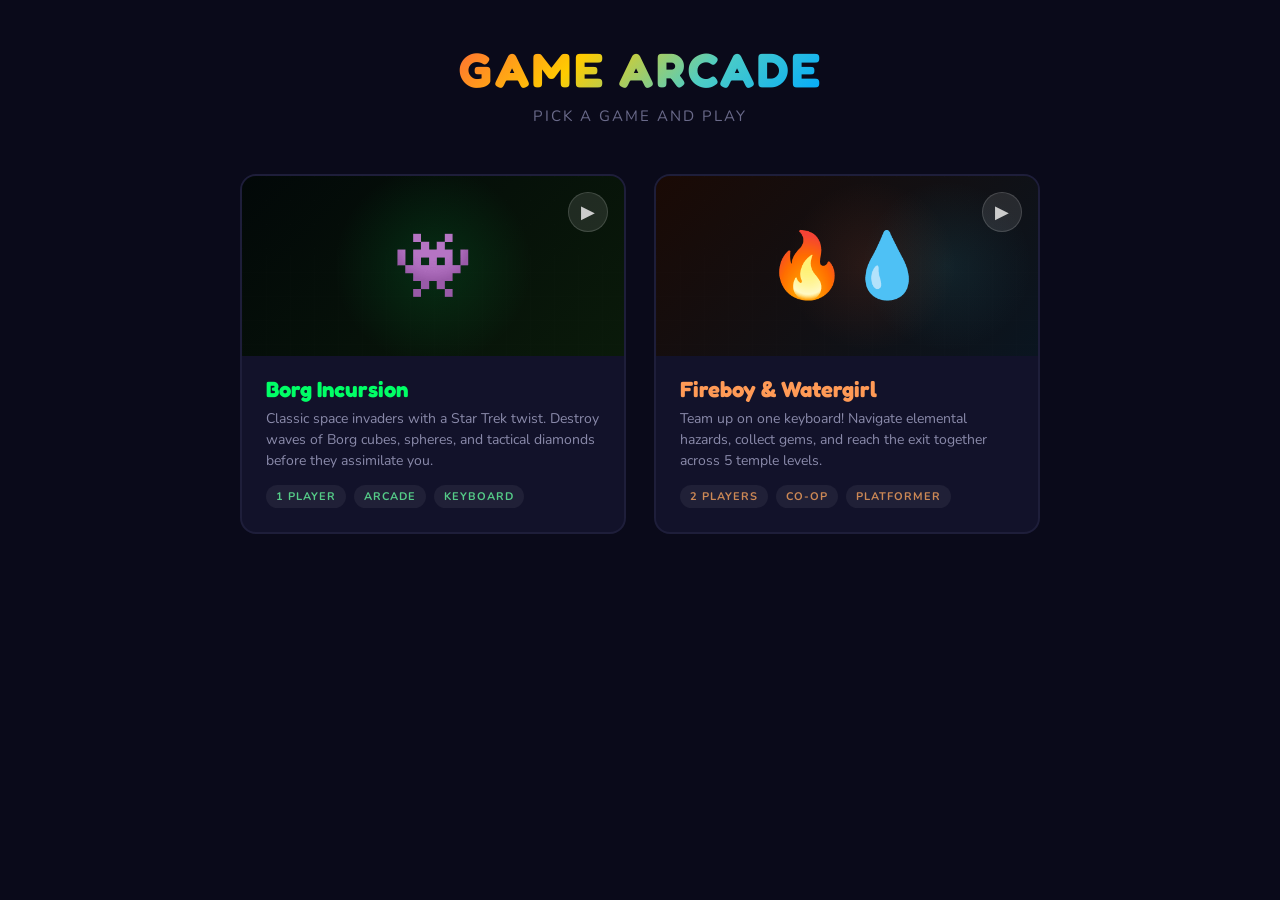
<file: web-apps/index.html>
<!DOCTYPE html>
<html lang="en">
<head>
  <meta charset="UTF-8" />
  <meta name="viewport" content="width=device-width, initial-scale=1.0" />
  <title>Game Arcade</title>
  <link href="https://fonts.googleapis.com/css2?family=Fredoka+One&family=Nunito:wght@400;700;900&display=swap" rel="stylesheet" />
  <style>
    * { margin: 0; padding: 0; box-sizing: border-box; }

    body {
      background: #0a0a1a;
      min-height: 100vh;
      font-family: 'Nunito', sans-serif;
      color: #e0d8c8;
      display: flex;
      flex-direction: column;
      align-items: center;
      padding: 40px 20px 60px;
    }

    h1 {
      font-family: 'Fredoka One', cursive;
      font-size: 48px;
      letter-spacing: 3px;
      margin-bottom: 8px;
      background: linear-gradient(135deg, #ff6b35, #ffcc00, #4ecdc4, #00aaff);
      -webkit-background-clip: text;
      -webkit-text-fill-color: transparent;
      background-clip: text;
    }

    .tagline {
      color: #6a6a8a;
      font-size: 15px;
      letter-spacing: 2px;
      margin-bottom: 48px;
      text-transform: uppercase;
    }

    .games {
      display: grid;
      grid-template-columns: repeat(auto-fit, minmax(340px, 1fr));
      gap: 28px;
      max-width: 800px;
      width: 100%;
    }

    .game-card {
      position: relative;
      background: #12122a;
      border: 2px solid #1e1e3a;
      border-radius: 16px;
      overflow: hidden;
      text-decoration: none;
      color: inherit;
      transition: transform 0.2s, border-color 0.3s, box-shadow 0.3s;
      cursor: pointer;
    }

    .game-card:hover {
      transform: translateY(-4px);
      box-shadow: 0 12px 40px rgba(0, 0, 0, 0.4);
    }

    .game-card.borg:hover { border-color: #00ff66; box-shadow: 0 8px 30px rgba(0, 255, 100, 0.15); }
    .game-card.fbwg:hover { border-color: #ff6b35; box-shadow: 0 8px 30px rgba(255, 107, 53, 0.15); }

    .card-banner {
      height: 180px;
      display: flex;
      align-items: center;
      justify-content: center;
      position: relative;
      overflow: hidden;
    }

    .borg .card-banner {
      background: linear-gradient(135deg, #020808, #0a1a0a);
    }

    .fbwg .card-banner {
      background: linear-gradient(135deg, #1a0a05, #0a1520);
    }

    .card-banner .icon {
      font-size: 64px;
      z-index: 1;
    }

    .card-banner .bg-grid {
      position: absolute;
      top: 0; left: 0; right: 0; bottom: 0;
      opacity: 0.06;
      background-image:
        linear-gradient(rgba(255,255,255,0.1) 1px, transparent 1px),
        linear-gradient(90deg, rgba(255,255,255,0.1) 1px, transparent 1px);
      background-size: 24px 24px;
    }

    .borg .card-banner .glow {
      position: absolute;
      width: 200px; height: 200px;
      background: radial-gradient(circle, rgba(0,255,100,0.12), transparent 70%);
      border-radius: 50%;
    }

    .fbwg .card-banner .glow {
      position: absolute;
      width: 200px; height: 200px;
      background: radial-gradient(circle, rgba(255,107,53,0.1), transparent 60%);
      border-radius: 50%;
      left: 30%;
    }

    .fbwg .card-banner .glow2 {
      position: absolute;
      width: 200px; height: 200px;
      background: radial-gradient(circle, rgba(42,183,202,0.1), transparent 60%);
      border-radius: 50%;
      left: 50%;
    }

    .card-body {
      padding: 20px 24px 24px;
    }

    .card-body h2 {
      font-family: 'Fredoka One', cursive;
      font-size: 22px;
      margin-bottom: 6px;
    }

    .borg .card-body h2 { color: #00ff66; }
    .fbwg .card-body h2 { color: #ff9a56; }

    .card-body .desc {
      color: #8a8aaa;
      font-size: 14px;
      line-height: 1.5;
      margin-bottom: 14px;
    }

    .card-body .tags {
      display: flex;
      gap: 8px;
      flex-wrap: wrap;
    }

    .tag {
      font-size: 11px;
      font-weight: 700;
      letter-spacing: 1px;
      text-transform: uppercase;
      padding: 4px 10px;
      border-radius: 20px;
      background: rgba(255,255,255,0.06);
      color: #7a7a9a;
    }

    .borg .tag { color: #55cc88; }
    .fbwg .tag { color: #cc8855; }

    .play-btn {
      position: absolute;
      top: 16px;
      right: 16px;
      background: rgba(255,255,255,0.1);
      border: 1px solid rgba(255,255,255,0.15);
      border-radius: 50%;
      width: 40px;
      height: 40px;
      display: flex;
      align-items: center;
      justify-content: center;
      font-size: 18px;
      color: #ccc;
      transition: background 0.2s;
    }

    .game-card:hover .play-btn {
      background: rgba(255,255,255,0.2);
    }

    @media (max-width: 600px) {
      h1 { font-size: 32px; }
      .games { grid-template-columns: 1fr; }
      .card-banner { height: 140px; }
      body { padding: 24px 16px 40px; }
    }
  </style>
</head>
<body>
  <h1>GAME ARCADE</h1>
  <p class="tagline">Pick a game and play</p>

  <div class="games">
    <a class="game-card borg" href="space-invaders-web/index.html">
      <div class="card-banner">
        <div class="bg-grid"></div>
        <div class="glow"></div>
        <span class="icon">👾</span>
      </div>
      <div class="card-body">
        <h2>Borg Incursion</h2>
        <p class="desc">Classic space invaders with a Star Trek twist. Destroy waves of Borg cubes, spheres, and tactical diamonds before they assimilate you.</p>
        <div class="tags">
          <span class="tag">1 Player</span>
          <span class="tag">Arcade</span>
          <span class="tag">Keyboard</span>
        </div>
      </div>
      <div class="play-btn">▶</div>
    </a>

    <a class="game-card fbwg" href="fireboy-watergirl/index.html">
      <div class="card-banner">
        <div class="bg-grid"></div>
        <div class="glow"></div>
        <div class="glow2"></div>
        <span class="icon">🔥💧</span>
      </div>
      <div class="card-body">
        <h2>Fireboy &amp; Watergirl</h2>
        <p class="desc">Team up on one keyboard! Navigate elemental hazards, collect gems, and reach the exit together across 5 temple levels.</p>
        <div class="tags">
          <span class="tag">2 Players</span>
          <span class="tag">Co-op</span>
          <span class="tag">Platformer</span>
        </div>
      </div>
      <div class="play-btn">▶</div>
    </a>
  </div>
</body>
</html>
</file>
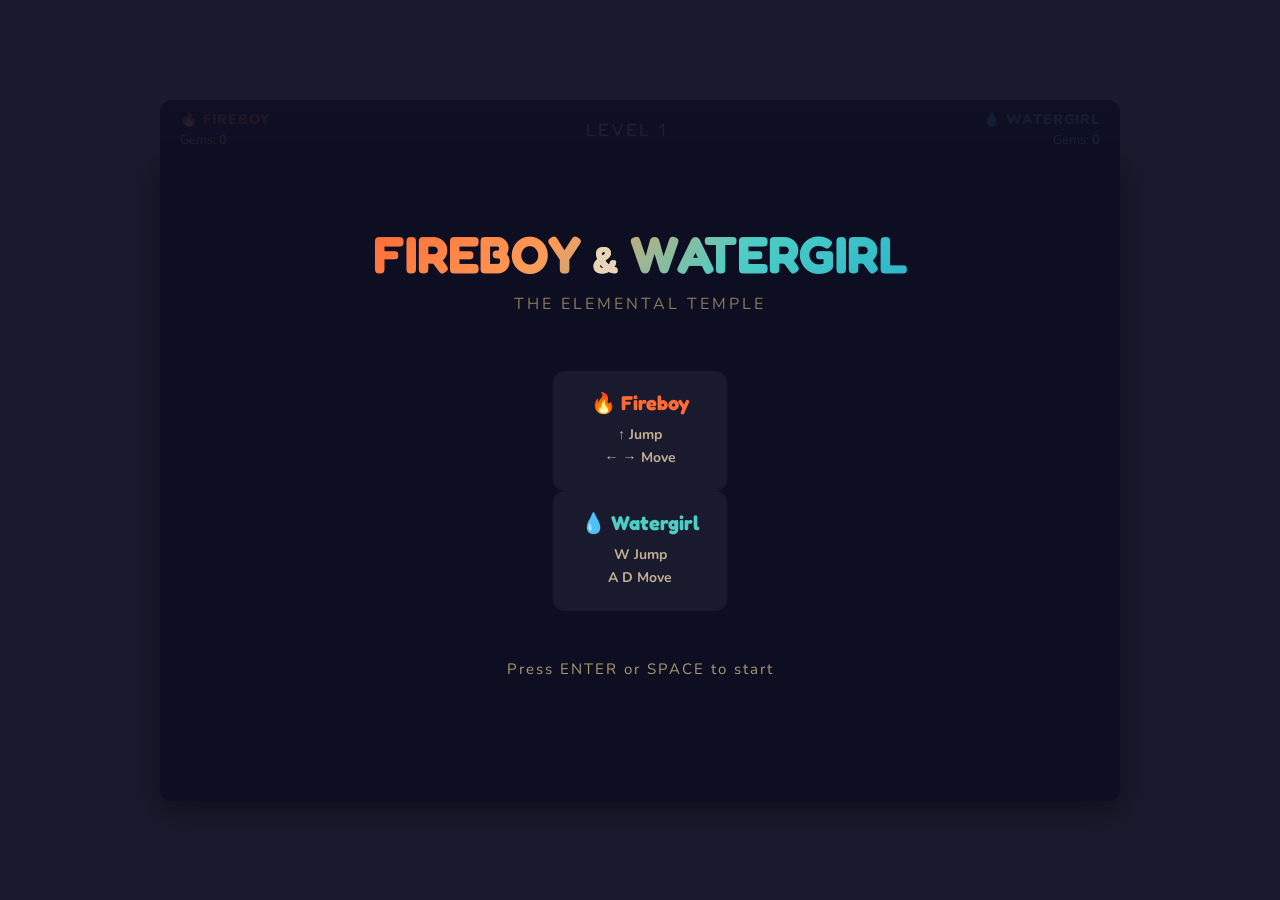
<file: web-apps/fireboy-watergirl/index.html>
<!DOCTYPE html>
<html lang="en">
<head>
  <meta charset="UTF-8" />
  <meta name="viewport" content="width=device-width, initial-scale=1.0, maximum-scale=1.0, user-scalable=no" />
  <title>Fireboy &amp; Watergirl: Elemental Temple</title>
  <link rel="stylesheet" href="style.css" />
</head>
<body>
  <div id="game-wrapper">
    <div id="hud">
      <div id="hud-left">
        <span class="fire-text">🔥 FIREBOY</span>
        <span id="fire-gems">Gems: <b>0</b></span>
      </div>
      <div id="hud-center">
        <span id="level-display">LEVEL 1</span>
        <span id="level-name"></span>
      </div>
      <div id="hud-right">
        <span class="water-text">💧 WATERGIRL</span>
        <span id="water-gems">Gems: <b>0</b></span>
      </div>
    </div>
    <canvas id="game" width="960" height="640"></canvas>

    <!-- Title Screen -->
    <div id="title-screen" class="screen-overlay">
      <h1>FIREBOY <span class="amp">&amp;</span> WATERGIRL</h1>
      <p class="subtitle">THE ELEMENTAL TEMPLE</p>
      <div class="controls-box desktop-only">
        <div class="control-col fire-col">
          <h3>🔥 Fireboy</h3>
          <p>↑ Jump</p>
          <p>← → Move</p>
        </div>
        <div class="control-col water-col">
          <h3>💧 Watergirl</h3>
          <p>W Jump</p>
          <p>A D Move</p>
        </div>
      </div>
      <p class="mobile-hint mobile-only">Touch controls below the game</p>
      <p class="start-prompt pulse">
        <span class="desktop-only">Press ENTER or SPACE to start</span>
        <span class="mobile-only">Tap here to start</span>
      </p>
    </div>

    <!-- Level Complete -->
    <div id="level-complete" class="screen-overlay hidden">
      <h2>LEVEL COMPLETE!</h2>
      <p id="complete-stats"></p>
      <p class="start-prompt pulse">
        <span class="desktop-only">Press ENTER for next level</span>
        <span class="mobile-only">Tap here for next level</span>
      </p>
    </div>

    <!-- Game Over -->
    <div id="game-over" class="screen-overlay hidden">
      <h2>OH NO!</h2>
      <p id="death-reason"></p>
      <p class="start-prompt pulse">
        <span class="desktop-only">Press ENTER to retry</span>
        <span class="mobile-only">Tap here to retry</span>
      </p>
    </div>

    <!-- All Levels Complete -->
    <div id="victory" class="screen-overlay hidden">
      <h2>🏆 TEMPLE CLEARED! 🏆</h2>
      <p class="subtitle">You conquered all levels!</p>
      <p id="victory-stats"></p>
      <p class="start-prompt pulse">
        <span class="desktop-only">Press ENTER to play again</span>
        <span class="mobile-only">Tap here to play again</span>
      </p>
    </div>
  </div>

  <!-- Mobile Touch Controls — D-pad layout for thumbs -->
  <div id="touch-controls">
    <div class="touch-side fire-side">
      <div class="touch-label fire-text">🔥 FIREBOY</div>
      <div class="dpad">
        <button id="fire-jump" class="touch-btn fire-btn dpad-up">▲</button>
        <div class="dpad-row">
          <button id="fire-left" class="touch-btn fire-btn dpad-left">◀</button>
          <div class="dpad-center"></div>
          <button id="fire-right" class="touch-btn fire-btn dpad-right">▶</button>
        </div>
      </div>
    </div>
    <div class="touch-side water-side">
      <div class="touch-label water-text">💧 WATERGIRL</div>
      <div class="dpad">
        <button id="water-jump" class="touch-btn water-btn dpad-up">▲</button>
        <div class="dpad-row">
          <button id="water-left" class="touch-btn water-btn dpad-left">◀</button>
          <div class="dpad-center"></div>
          <button id="water-right" class="touch-btn water-btn dpad-right">▶</button>
        </div>
      </div>
    </div>
  </div>

  <script src="game.js"></script>
</body>
</html>
</file>
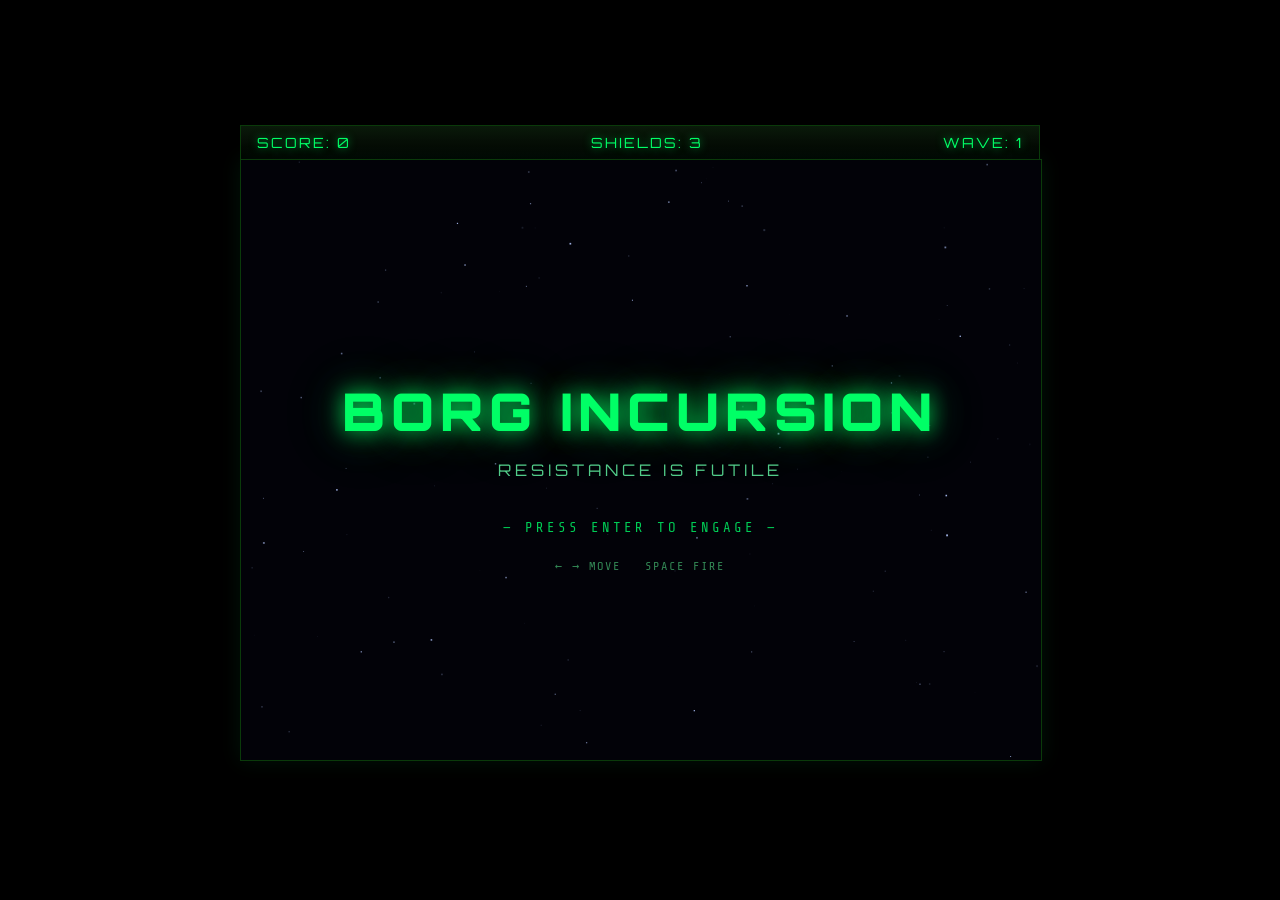
<file: web-apps/space-invaders-web/index.html>
<!DOCTYPE html>
<html lang="en">
<head>
  <meta charset="UTF-8" />
  <meta name="viewport" content="width=device-width, initial-scale=1.0, maximum-scale=1.0, user-scalable=no" />
  <title>Space Invaders: Borg Incursion</title>
  <link rel="stylesheet" href="style.css" />
</head>
<body>
  <div id="game-container">
    <div id="hud">
      <div id="score">SCORE: <span id="score-value">0</span></div>
      <div id="lives">SHIELDS: <span id="lives-value">3</span></div>
      <div id="wave">WAVE: <span id="wave-value">1</span></div>
    </div>
    <canvas id="game-canvas" width="800" height="600"></canvas>
    <div id="overlay">
      <div id="title-screen">
        <h1>BORG INCURSION</h1>
        <p class="subtitle">RESISTANCE IS FUTILE</p>
        <p class="flicker desktop-only">— PRESS ENTER TO ENGAGE —</p>
        <p class="flicker mobile-only">— TAP TO ENGAGE —</p>
        <div class="controls-info desktop-only">
          <p>← → MOVE &nbsp; SPACE FIRE</p>
        </div>
      </div>
    </div>
    <div id="game-over-screen" class="hidden">
      <h1>YOU HAVE BEEN ASSIMILATED</h1>
      <p class="subtitle">YOUR BIOLOGICAL AND TECHNOLOGICAL DISTINCTIVENESS HAS BEEN ADDED TO OUR OWN</p>
      <p>FINAL SCORE: <span id="final-score">0</span></p>
      <p class="flicker desktop-only">— PRESS ENTER TO RESIST AGAIN —</p>
      <p class="flicker mobile-only">— TAP TO RESIST AGAIN —</p>
    </div>
    <div id="wave-banner" class="hidden">
      <h2>WAVE <span id="wave-banner-num">1</span></h2>
      <p id="wave-banner-text">THE BORG ADVANCE</p>
    </div>
  </div>
  <div id="touch-controls">
    <div id="touch-left">
      <button id="btn-left" aria-label="Move left">◀</button>
    </div>
    <div id="touch-right-group">
      <button id="btn-fire" aria-label="Fire">FIRE</button>
      <button id="btn-right" aria-label="Move right">▶</button>
    </div>
  </div>
  <script src="game.js"></script>
</body>
</html>
</file>
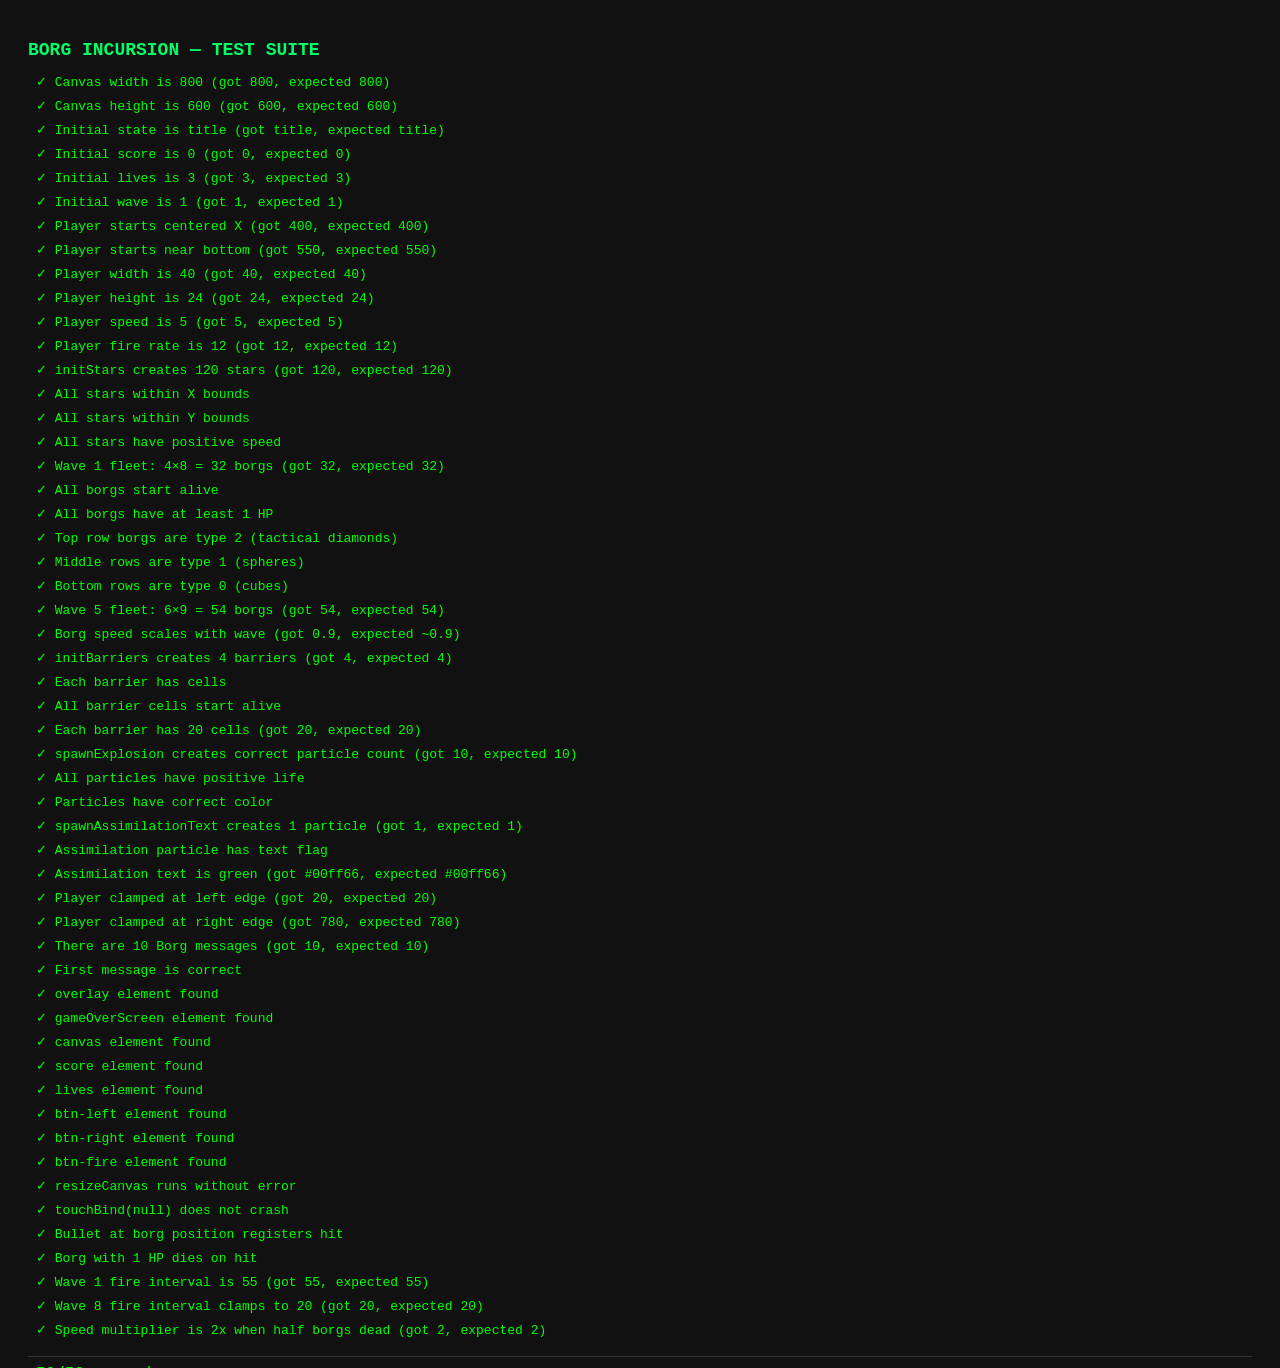
<file: web-apps/space-invaders-web/game.test.html>
<!DOCTYPE html>
<html lang="en">
<head>
  <meta charset="UTF-8" />
  <title>Borg Incursion — Tests</title>
  <style>
    body { background: #111; color: #ccc; font-family: monospace; padding: 20px; }
    .pass { color: #0f0; } .fail { color: #f33; }
    h1 { color: #00ff66; font-size: 18px; }
    .result { margin: 4px 0; padding: 2px 8px; }
    #summary { margin-top: 16px; font-size: 16px; padding: 8px; border-top: 1px solid #333; }
  </style>
</head>
<body>
  <h1>BORG INCURSION — TEST SUITE</h1>
  <div id="results"></div>
  <div id="summary"></div>

  <!-- Minimal DOM stubs matching game expectations -->
  <div style="display:none">
    <canvas id="game-canvas" width="800" height="600"></canvas>
    <div id="overlay"></div>
    <div id="game-over-screen" class="hidden"></div>
    <div id="wave-banner" class="hidden"></div>
    <span id="score-value"></span>
    <span id="lives-value"></span>
    <span id="wave-value"></span>
    <span id="final-score"></span>
    <span id="wave-banner-num"></span>
    <span id="wave-banner-text"></span>
    <button id="btn-left"></button>
    <button id="btn-right"></button>
    <button id="btn-fire"></button>
  </div>

  <script>
    // ── Minimal test runner ──────────────────────────────────
    let passed = 0, failed = 0;
    const resultsEl = document.getElementById('results');

    function assert(condition, name) {
      if (condition) {
        passed++;
        resultsEl.innerHTML += `<div class="result pass">✓ ${name}</div>`;
      } else {
        failed++;
        resultsEl.innerHTML += `<div class="result fail">✗ ${name}</div>`;
      }
    }

    function assertEq(actual, expected, name) {
      assert(actual === expected, `${name} (got ${actual}, expected ${expected})`);
    }

    function assertApprox(actual, expected, tolerance, name) {
      assert(Math.abs(actual - expected) <= tolerance, `${name} (got ${actual}, expected ~${expected})`);
    }
  </script>

  <!-- Load the game (it will start its loop, but tests run synchronously first frame) -->
  <script src="game.js"></script>

  <script>
    // ── Tests ────────────────────────────────────────────────

    // 1. Canvas dimensions
    assertEq(W, 800, 'Canvas width is 800');
    assertEq(H, 600, 'Canvas height is 600');

    // 2. Initial state
    assertEq(state, 'title', 'Initial state is title');
    assertEq(score, 0, 'Initial score is 0');
    assertEq(lives, 3, 'Initial lives is 3');
    assertEq(wave, 1, 'Initial wave is 1');

    // 3. Player defaults
    assertEq(player.x, W / 2, 'Player starts centered X');
    assertEq(player.y, H - 50, 'Player starts near bottom');
    assertEq(player.w, 40, 'Player width is 40');
    assertEq(player.h, 24, 'Player height is 24');
    assertEq(player.speed, 5, 'Player speed is 5');
    assertEq(player.fireRate, 12, 'Player fire rate is 12');

    // 4. Star field initialisation
    initStars();
    assertEq(stars.length, 120, 'initStars creates 120 stars');
    assert(stars.every(s => s.x >= 0 && s.x <= W), 'All stars within X bounds');
    assert(stars.every(s => s.y >= 0 && s.y <= H), 'All stars within Y bounds');
    assert(stars.every(s => s.speed > 0), 'All stars have positive speed');

    // 5. Borg fleet creation — wave 1
    wave = 1;
    createBorgFleet();
    const expectedRows = Math.min(4 + Math.floor(1 / 2), 7); // 4
    const expectedCols = Math.min(8 + Math.floor(1 / 3), 12); // 8
    assertEq(borgs.length, expectedRows * expectedCols, `Wave 1 fleet: ${expectedRows}×${expectedCols} = ${expectedRows * expectedCols} borgs`);
    assert(borgs.every(b => b.alive), 'All borgs start alive');
    assert(borgs.every(b => b.hp >= 1), 'All borgs have at least 1 HP');

    // 6. Borg types are assigned by row
    const topRow = borgs.filter((_, i) => i < expectedCols);
    assert(topRow.every(b => b.type === 2), 'Top row borgs are type 2 (tactical diamonds)');
    const midRow = borgs.filter((_, i) => i >= expectedCols && i < expectedCols * 3);
    assert(midRow.every(b => b.type === 1), 'Middle rows are type 1 (spheres)');
    const bottomRows = borgs.filter((_, i) => i >= expectedCols * 3);
    assert(bottomRows.every(b => b.type === 0), 'Bottom rows are type 0 (cubes)');

    // 7. Borg fleet scales with waves
    wave = 5;
    createBorgFleet();
    const w5Rows = Math.min(4 + Math.floor(5 / 2), 7); // 6
    const w5Cols = Math.min(8 + Math.floor(5 / 3), 12); // 9
    assertEq(borgs.length, w5Rows * w5Cols, `Wave 5 fleet: ${w5Rows}×${w5Cols} = ${w5Rows * w5Cols} borgs`);
    assertApprox(borgSpeed, 0.4 + 5 * 0.1, 0.001, 'Borg speed scales with wave');
    wave = 1; // reset

    // 8. Barrier creation
    initBarriers();
    assertEq(shieldBarriers.length, 4, 'initBarriers creates 4 barriers');
    assert(shieldBarriers.every(b => b.cells.length > 0), 'Each barrier has cells');
    assert(shieldBarriers.every(b => b.cells.every(c => c.alive)), 'All barrier cells start alive');

    // 9. Barrier cell count (4 rows × 6 cols minus corners)
    // Row 0 skips col 0 and 5 (2 skipped), row 3 skips col 2 and 3 (2 skipped) = 24 - 4 = 20
    assertEq(shieldBarriers[0].cells.length, 20, 'Each barrier has 20 cells');

    // 10. Particle spawning
    particles = [];
    spawnExplosion(100, 100, '#ff0000', 10);
    assertEq(particles.length, 10, 'spawnExplosion creates correct particle count');
    assert(particles.every(p => p.life > 0), 'All particles have positive life');
    assert(particles.every(p => p.color === '#ff0000'), 'Particles have correct color');

    // 11. Assimilation text particle
    particles = [];
    spawnAssimilationText(200, 200);
    assertEq(particles.length, 1, 'spawnAssimilationText creates 1 particle');
    assert(particles[0].text === true, 'Assimilation particle has text flag');
    assertEq(particles[0].color, '#00ff66', 'Assimilation text is green');

    // 12. Player clamping
    player.x = -100;
    player.x = Math.max(player.w / 2, Math.min(W - player.w / 2, player.x));
    assertEq(player.x, player.w / 2, 'Player clamped at left edge');

    player.x = 9999;
    player.x = Math.max(player.w / 2, Math.min(W - player.w / 2, player.x));
    assertEq(player.x, W - player.w / 2, 'Player clamped at right edge');
    player.x = W / 2; // reset

    // 13. Borg messages
    assertEq(borgMessages.length, 10, 'There are 10 Borg messages');
    assert(borgMessages[0] === 'THE BORG ADVANCE', 'First message is correct');

    // 14. DOM refs exist
    assert(overlay !== null, 'overlay element found');
    assert(gameOverScreen !== null, 'gameOverScreen element found');
    assert(canvas !== null, 'canvas element found');
    assert(scoreEl !== null, 'score element found');
    assert(livesEl !== null, 'lives element found');

    // 15. Touch button refs exist
    assert(btnLeft !== null, 'btn-left element found');
    assert(btnRight !== null, 'btn-right element found');
    assert(btnFire !== null, 'btn-fire element found');

    // 16. resizeCanvas doesn't crash
    try { resizeCanvas(); assert(true, 'resizeCanvas runs without error'); }
    catch (e) { assert(false, 'resizeCanvas runs without error: ' + e.message); }

    // 17. touchBind with null doesn't crash (guard clause)
    try { touchBind(null, 'KeyX'); assert(true, 'touchBind(null) does not crash'); }
    catch (e) { assert(false, 'touchBind(null) does not crash: ' + e.message); }

    // 18. Collision: bullet hits borg
    createBorgFleet();
    const targetBorg = borgs[0];
    targetBorg.hp = 1;
    playerBullets = [{ x: targetBorg.x, y: targetBorg.y, vy: -8 }];
    state = 'playing';
    // Manually run collision portion
    const b = playerBullets[0];
    let testHit = false;
    for (const borg of borgs) {
      if (!borg.alive) continue;
      const hs = borg.size / 2;
      if (b.x > borg.x - hs && b.x < borg.x + hs &&
          b.y > borg.y - hs && b.y < borg.y + hs) {
        borg.hp--;
        if (borg.hp <= 0) borg.alive = false;
        testHit = true;
        break;
      }
    }
    assert(testHit, 'Bullet at borg position registers hit');
    assert(!targetBorg.alive, 'Borg with 1 HP dies on hit');

    // 19. Fire interval scales with wave
    wave = 1;
    assertEq(Math.max(20, 60 - 1 * 5), 55, 'Wave 1 fire interval is 55');
    wave = 8;
    assertEq(Math.max(20, 60 - 8 * 5), 20, 'Wave 8 fire interval clamps to 20');
    wave = 1;

    // 20. Speed multiplier formula
    borgs = [{ alive: true }, { alive: true }, { alive: false }, { alive: false }];
    const alive = borgs.filter(b => b.alive);
    const mult = 1 + (1 - alive.length / borgs.length) * 2;
    assertEq(mult, 2, 'Speed multiplier is 2x when half borgs dead');

    // ── Summary ──────────────────────────────────────────────
    state = 'title'; // reset so game doesn't run logic
    const summaryEl = document.getElementById('summary');
    const total = passed + failed;
    summaryEl.innerHTML = `<span class="${failed === 0 ? 'pass' : 'fail'}">${passed}/${total} passed</span>`;
    if (failed > 0) summaryEl.innerHTML += ` — <span class="fail">${failed} FAILED</span>`;
  </script>
</body>
</html>
</file>
<file: web-apps/fireboy-watergirl/style.css>
@import url('https://fonts.googleapis.com/css2?family=Fredoka+One&family=Nunito:wght@400;700;900&display=swap');

* { margin: 0; padding: 0; box-sizing: border-box; }

body {
  background: #1a1a2e;
  display: flex;
  flex-direction: column;
  justify-content: center;
  align-items: center;
  min-height: 100vh;
  font-family: 'Nunito', sans-serif;
  overflow: hidden;
  touch-action: none;
  -webkit-user-select: none;
  user-select: none;
}

#game-wrapper {
  position: relative;
  width: 960px;
  max-width: 100vw;
}

#game {
  display: block;
  width: 100%;
  height: auto;
  background: #0f0f23;
  border-radius: 0 0 12px 12px;
  box-shadow: 0 8px 32px rgba(0,0,0,0.5);
}

/* ── HUD ──────────────────────────────────────────────────── */
#hud {
  display: flex;
  justify-content: space-between;
  align-items: center;
  padding: 10px 20px;
  background: linear-gradient(180deg, #16213e, #0f0f23);
  border-radius: 12px 12px 0 0;
  border-bottom: 2px solid #2a2a4a;
}

#hud-left, #hud-right {
  display: flex;
  flex-direction: column;
  gap: 2px;
}

.fire-text { color: #ff6b35; font-weight: 900; font-size: 14px; letter-spacing: 1px; }
.water-text { color: #4ecdc4; font-weight: 900; font-size: 14px; letter-spacing: 1px; text-align: right; }

#fire-gems { color: #ffaa80; font-size: 13px; }
#water-gems { color: #80eed8; font-size: 13px; text-align: right; }

#hud-center { text-align: center; }
#level-display {
  display: block;
  font-family: 'Fredoka One', cursive;
  color: #e8d5b7;
  font-size: 18px;
  letter-spacing: 2px;
}
#level-name {
  display: block;
  color: #8a7a5a;
  font-size: 11px;
  letter-spacing: 1px;
}

/* ── Overlays ─────────────────────────────────────────────── */
.screen-overlay {
  position: absolute;
  top: 0; left: 0;
  width: 100%;
  height: 100%;
  display: flex;
  flex-direction: column;
  justify-content: center;
  align-items: center;
  background: rgba(15, 15, 35, 0.92);
  z-index: 10;
  text-align: center;
  color: #e8d5b7;
  padding: 40px;
  border-radius: 12px;
  cursor: pointer;
}

.hidden { display: none !important; }

.screen-overlay h1 {
  font-family: 'Fredoka One', cursive;
  font-size: 52px;
  background: linear-gradient(135deg, #ff6b35, #ff9a56, #4ecdc4, #2ab7ca);
  -webkit-background-clip: text;
  -webkit-text-fill-color: transparent;
  background-clip: text;
  margin-bottom: 8px;
}

.screen-overlay h1 .amp {
  -webkit-text-fill-color: #e8d5b7;
  font-size: 36px;
}

.screen-overlay h2 {
  font-family: 'Fredoka One', cursive;
  font-size: 42px;
  color: #e8d5b7;
  margin-bottom: 16px;
}

.subtitle {
  font-size: 16px;
  letter-spacing: 3px;
  color: #8a7a5a;
  margin-bottom: 32px;
  text-transform: uppercase;
}

.controls-box {
  display: flex;
  gap: 60px;
  margin: 24px 0 36px;
}

.control-col {
  background: rgba(255,255,255,0.05);
  border-radius: 12px;
  padding: 20px 28px;
  min-width: 160px;
}

.control-col h3 {
  font-family: 'Fredoka One', cursive;
  font-size: 20px;
  margin-bottom: 10px;
}

.fire-col h3 { color: #ff6b35; }
.water-col h3 { color: #4ecdc4; }

.control-col p {
  color: #c0b090;
  font-size: 14px;
  margin: 4px 0;
  font-weight: 700;
}

.start-prompt {
  font-size: 15px;
  letter-spacing: 2px;
  color: #aa9a70;
  margin-top: 12px;
}

.mobile-hint {
  font-size: 14px;
  color: #aa9a70;
  margin-bottom: 8px;
}

#complete-stats, #victory-stats, #death-reason {
  font-size: 16px;
  color: #c0b090;
  margin-bottom: 12px;
}

@keyframes pulse {
  0%, 100% { opacity: 1; }
  50% { opacity: 0.4; }
}
.pulse { animation: pulse 1.8s ease-in-out infinite; }

/* ── Touch Controls (hidden on desktop) ───────────────────── */
#touch-controls {
  display: none;
}

.mobile-only { display: none !important; }
.desktop-only { display: initial; }

/* ── Mobile Styles ────────────────────────────────────────── */
@media (max-width: 960px), (hover: none) and (pointer: coarse) {
  body {
    justify-content: flex-start;
    min-height: auto;
    height: 100dvh;
    overflow: hidden;
  }

  #game-wrapper {
    width: 100vw;
    flex-shrink: 0;
  }

  #game { border-radius: 0; }

  #hud {
    border-radius: 0;
    padding: 6px 12px;
  }

  .fire-text, .water-text { font-size: 11px; }
  #fire-gems, #water-gems { font-size: 10px; }
  #level-display { font-size: 14px; }
  #level-name { font-size: 9px; }

  .screen-overlay {
    padding: 20px;
    border-radius: 0;
  }

  .screen-overlay h1 { font-size: 28px; }
  .screen-overlay h1 .amp { font-size: 20px; }
  .screen-overlay h2 { font-size: 28px; }
  .subtitle { font-size: 12px; margin-bottom: 16px; }
  .start-prompt { font-size: 13px; }
  #complete-stats, #victory-stats, #death-reason { font-size: 13px; }

  .mobile-only { display: initial !important; }
  .desktop-only { display: none !important; }

  /* Touch Controls — D-pad layout */
  #touch-controls {
    display: flex;
    width: 100vw;
    flex: 1;
    background: #0c0c20;
    border-top: 2px solid #2a2a4a;
  }

  .touch-side {
    flex: 1;
    display: flex;
    flex-direction: column;
    align-items: center;
    justify-content: center;
    padding: 6px 4px;
    gap: 4px;
  }

  .fire-side { border-right: 1px solid #2a2a4a; }

  .touch-label {
    font-size: 10px;
    font-weight: 900;
    letter-spacing: 1px;
    margin-bottom: 2px;
  }

  /* D-pad grid */
  .dpad {
    display: flex;
    flex-direction: column;
    align-items: center;
    gap: 4px;
  }

  .dpad-row {
    display: flex;
    align-items: center;
    gap: 4px;
  }

  .dpad-center {
    width: 20px;
    height: 52px;
  }

  .touch-btn {
    border: none;
    border-radius: 14px;
    font-size: 20px;
    font-weight: bold;
    cursor: pointer;
    display: flex;
    align-items: center;
    justify-content: center;
    -webkit-tap-highlight-color: transparent;
    touch-action: manipulation;
  }

  /* Jump button — wide, sits on top */
  .dpad-up {
    width: 100px;
    height: 52px;
    border-radius: 16px 16px 8px 8px;
    font-size: 24px;
  }

  /* Left/Right — tall, easy for thumbs */
  .dpad-left, .dpad-right {
    width: 60px;
    height: 52px;
    font-size: 22px;
  }

  .dpad-left { border-radius: 14px 6px 6px 14px; }
  .dpad-right { border-radius: 6px 14px 14px 6px; }

  .fire-btn {
    background: rgba(255, 107, 53, 0.15);
    color: #ff6b35;
    border: 2px solid rgba(255, 107, 53, 0.35);
  }
  .fire-btn:active, .fire-btn.active {
    background: rgba(255, 107, 53, 0.5);
    border-color: #ff6b35;
    box-shadow: 0 0 16px rgba(255, 107, 53, 0.4);
  }

  .water-btn {
    background: rgba(78, 205, 196, 0.15);
    color: #4ecdc4;
    border: 2px solid rgba(78, 205, 196, 0.35);
  }
  .water-btn:active, .water-btn.active {
    background: rgba(78, 205, 196, 0.5);
    border-color: #4ecdc4;
    box-shadow: 0 0 16px rgba(78, 205, 196, 0.4);
  }
}

/* Extra small screens */
@media (max-width: 400px) {
  .dpad-up { width: 84px; height: 44px; font-size: 20px; }
  .dpad-left, .dpad-right { width: 50px; height: 44px; font-size: 18px; }
  .dpad-center { width: 16px; height: 44px; }
}
</file>
<file: web-apps/space-invaders-web/style.css>
@import url('https://fonts.googleapis.com/css2?family=Orbitron:wght@400;700;900&family=Share+Tech+Mono&display=swap');

* {
  margin: 0;
  padding: 0;
  box-sizing: border-box;
}

body {
  background: #000;
  display: flex;
  justify-content: center;
  align-items: center;
  min-height: 100vh;
  font-family: 'Share Tech Mono', monospace;
  overflow: hidden;
}

#game-container {
  position: relative;
  width: 800px;
  height: 650px;
}

#game-canvas {
  display: block;
  background: #020208;
  border: 1px solid #0a3a0a;
  box-shadow:
    0 0 20px rgba(0, 255, 100, 0.08),
    inset 0 0 60px rgba(0, 20, 0, 0.5);
}

/* Scanline overlay */
#game-canvas::after {
  content: '';
  position: absolute;
  top: 0;
  left: 0;
  width: 100%;
  height: 100%;
  pointer-events: none;
  background: repeating-linear-gradient(
    transparent,
    transparent 2px,
    rgba(0, 0, 0, 0.05) 2px,
    rgba(0, 0, 0, 0.05) 4px
  );
}

#hud {
  display: flex;
  justify-content: space-between;
  padding: 8px 16px;
  background: linear-gradient(180deg, #0a1a0a, #000);
  border: 1px solid #0a3a0a;
  border-bottom: none;
  color: #00ff66;
  font-family: 'Orbitron', monospace;
  font-size: 14px;
  letter-spacing: 2px;
  text-shadow: 0 0 8px rgba(0, 255, 100, 0.6);
}

#overlay {
  position: absolute;
  top: 50px;
  left: 0;
  width: 800px;
  height: 600px;
  display: flex;
  justify-content: center;
  align-items: center;
  z-index: 10;
}

#title-screen {
  text-align: center;
  color: #00ff66;
}

#title-screen h1 {
  font-family: 'Orbitron', monospace;
  font-size: 52px;
  font-weight: 900;
  letter-spacing: 6px;
  text-shadow:
    0 0 20px rgba(0, 255, 100, 0.8),
    0 0 40px rgba(0, 255, 100, 0.4),
    0 0 80px rgba(0, 255, 100, 0.2);
  margin-bottom: 16px;
  animation: pulse-glow 2s ease-in-out infinite;
}

.subtitle {
  font-family: 'Orbitron', monospace;
  font-size: 16px;
  letter-spacing: 4px;
  color: #66ffaa;
  margin-bottom: 40px;
  opacity: 0.8;
}

.flicker {
  font-size: 14px;
  letter-spacing: 3px;
  animation: flicker 1.5s infinite;
  color: #00cc55;
}

.controls-info {
  margin-top: 24px;
  font-size: 12px;
  color: #338855;
  letter-spacing: 2px;
}

#game-over-screen {
  position: absolute;
  top: 50px;
  left: 0;
  width: 800px;
  height: 600px;
  display: flex;
  flex-direction: column;
  justify-content: center;
  align-items: center;
  z-index: 10;
  background: rgba(0, 0, 0, 0.85);
  text-align: center;
  color: #ff3333;
  padding: 40px;
}

#game-over-screen h1 {
  font-family: 'Orbitron', monospace;
  font-size: 36px;
  font-weight: 900;
  letter-spacing: 4px;
  text-shadow:
    0 0 20px rgba(255, 50, 50, 0.8),
    0 0 40px rgba(255, 50, 50, 0.4);
  margin-bottom: 16px;
}

#game-over-screen .subtitle {
  color: #cc6666;
  font-size: 12px;
  max-width: 500px;
  line-height: 1.6;
}

#game-over-screen p {
  margin-bottom: 12px;
}

#game-over-screen .flicker {
  color: #ff6666;
  margin-top: 20px;
}

#wave-banner {
  position: absolute;
  top: 250px;
  left: 0;
  width: 800px;
  text-align: center;
  z-index: 10;
  color: #00ff66;
  pointer-events: none;
}

#wave-banner h2 {
  font-family: 'Orbitron', monospace;
  font-size: 48px;
  font-weight: 900;
  letter-spacing: 6px;
  text-shadow:
    0 0 20px rgba(0, 255, 100, 0.8),
    0 0 40px rgba(0, 255, 100, 0.4);
}

#wave-banner p {
  font-size: 14px;
  letter-spacing: 4px;
  color: #66ffaa;
  margin-top: 8px;
}

.hidden {
  display: none !important;
}

@keyframes pulse-glow {
  0%, 100% { text-shadow: 0 0 20px rgba(0, 255, 100, 0.8), 0 0 40px rgba(0, 255, 100, 0.4); }
  50% { text-shadow: 0 0 30px rgba(0, 255, 100, 1), 0 0 60px rgba(0, 255, 100, 0.6), 0 0 100px rgba(0, 255, 100, 0.3); }
}

@keyframes flicker {
  0%, 100% { opacity: 1; }
  33% { opacity: 0.8; }
  66% { opacity: 0.4; }
  80% { opacity: 0.9; }
}

/* ── Mobile-only / Desktop-only visibility ──────────────────── */
.mobile-only { display: none; }

/* ── Touch controls (hidden on desktop) ─────────────────────── */
#touch-controls {
  display: none;
  position: fixed;
  bottom: 0;
  left: 0;
  right: 0;
  padding: 12px 16px;
  padding-bottom: max(12px, env(safe-area-inset-bottom));
  justify-content: space-between;
  align-items: flex-end;
  z-index: 100;
  pointer-events: none;
}

#touch-controls button {
  pointer-events: auto;
  -webkit-tap-highlight-color: transparent;
  touch-action: manipulation;
  border: 2px solid #00ff66;
  background: rgba(0, 255, 100, 0.1);
  color: #00ff66;
  font-family: 'Orbitron', monospace;
  font-size: 22px;
  font-weight: 700;
  border-radius: 12px;
  width: 72px;
  height: 72px;
  display: flex;
  align-items: center;
  justify-content: center;
  text-shadow: 0 0 8px rgba(0, 255, 100, 0.6);
  box-shadow: 0 0 12px rgba(0, 255, 100, 0.15);
  user-select: none;
}

#touch-controls button:active {
  background: rgba(0, 255, 100, 0.3);
  box-shadow: 0 0 20px rgba(0, 255, 100, 0.4);
}

#btn-fire {
  border-color: #00aaff !important;
  background: rgba(0, 170, 255, 0.15) !important;
  color: #00ccff !important;
  font-size: 14px !important;
  letter-spacing: 2px;
  text-shadow: 0 0 8px rgba(0, 170, 255, 0.6) !important;
  box-shadow: 0 0 12px rgba(0, 170, 255, 0.15) !important;
  width: 80px !important;
  height: 80px !important;
  border-radius: 50% !important;
}

#btn-fire:active {
  background: rgba(0, 170, 255, 0.4) !important;
  box-shadow: 0 0 24px rgba(0, 170, 255, 0.5) !important;
}

#touch-right-group {
  display: flex;
  gap: 12px;
  align-items: flex-end;
}

/* ── Responsive: mobile ─────────────────────────────────────── */
@media (max-width: 840px) {
  .desktop-only { display: none !important; }
  .mobile-only { display: block !important; }

  body {
    align-items: flex-start;
  }

  #game-container {
    width: 100vw;
    height: auto;
  }

  #hud {
    font-size: 11px;
    padding: 6px 10px;
    letter-spacing: 1px;
  }

  #game-canvas {
    width: 100vw;
    height: auto;
    border: none;
  }

  #overlay {
    width: 100%;
    top: 40px;
    height: calc(100vw * 0.75);
  }

  #title-screen h1 {
    font-size: 28px;
    letter-spacing: 3px;
  }

  .subtitle {
    font-size: 11px;
    letter-spacing: 2px;
    margin-bottom: 24px;
    padding: 0 16px;
  }

  .flicker {
    font-size: 12px;
  }

  #game-over-screen {
    width: 100%;
    top: 40px;
    height: calc(100vw * 0.75);
    padding: 20px;
  }

  #game-over-screen h1 {
    font-size: 22px;
    letter-spacing: 2px;
  }

  #game-over-screen .subtitle {
    font-size: 10px;
    max-width: 90%;
  }

  #wave-banner {
    width: 100%;
    top: calc(100vw * 0.35);
  }

  #wave-banner h2 {
    font-size: 32px;
  }

  #touch-controls {
    display: flex;
  }
}
</file>
